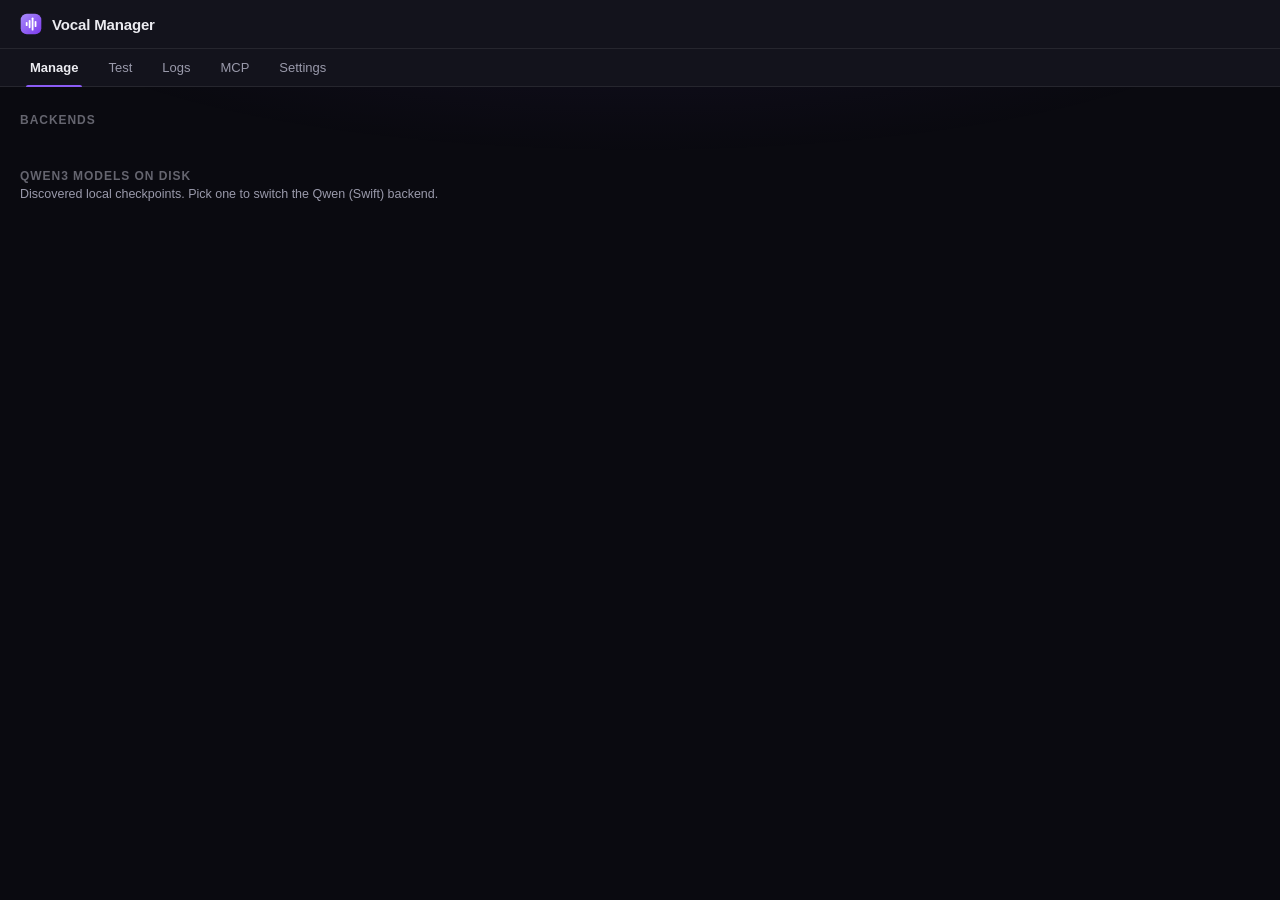
<file: frontend/index.html>
<!DOCTYPE html>
<html lang="en">
<head>
  <meta charset="UTF-8" />
  <meta name="viewport" content="width=device-width, initial-scale=1.0" />
  <title>Vocal Manager</title>
  <link rel="stylesheet" href="styles.css" />
</head>
<body>
  <header class="topbar">
    <div class="brand">
      <svg class="topbar-mark" viewBox="0 0 32 32" aria-hidden="true">
        <defs><linearGradient id="vg" x1="0" y1="0" x2="1" y2="1"><stop offset="0" stop-color="#A78BFA"/><stop offset="1" stop-color="#7C3AED"/></linearGradient></defs>
        <rect x="1" y="1" width="30" height="30" rx="9" fill="url(#vg)"/>
        <g fill="#fff"><rect x="8.4" y="13" width="2.6" height="6" rx="1.3"/><rect x="12.7" y="10" width="2.6" height="12" rx="1.3"/><rect x="17" y="6.5" width="2.6" height="19" rx="1.3"/><rect x="21.3" y="11.5" width="2.6" height="9" rx="1.3"/></g>
      </svg>
      <h1>Vocal Manager</h1>
    </div>
    <span id="config-path" class="config-path"></span>
  </header>

  <nav class="tabs">
    <button class="tab active" data-tab="manage">Manage</button>
    <button class="tab" data-tab="test">Test</button>
    <button class="tab" data-tab="logs">Logs</button>
    <button class="tab" data-tab="mcp">MCP</button>
    <button class="tab" data-tab="settings">Settings</button>
  </nav>

  <main>
    <!-- MANAGE -->
    <section id="tab-manage" class="tab-panel active">
      <h2 class="section-title">Backends</h2>
      <div id="backend-cards" class="cards"></div>

      <h2 class="section-title">Qwen3 models on disk</h2>
      <p class="section-sub">Discovered local checkpoints. Pick one to switch the Qwen (Swift) backend.</p>
      <div id="qwen-models" class="cards"></div>
    </section>

    <!-- TEST -->
    <section id="tab-test" class="tab-panel">
      <div class="test-box">
        <label for="test-text">Text to speak</label>
        <textarea id="test-text" rows="6" placeholder="Type something to test the loaded model..."></textarea>
        <div class="test-controls">
          <div class="field">
            <label for="test-speaker">Speaker</label>
            <input id="test-speaker" type="text" placeholder="Dylan" />
          </div>
          <div class="field">
            <label for="test-language">Language</label>
            <input id="test-language" type="text" placeholder="English" />
          </div>
          <div class="field">
            <label for="test-instruct">Instruct</label>
            <input id="test-instruct" type="text" placeholder="Style / emotion instruction" />
          </div>
          <div class="field">
            <label for="test-temperature">Temperature</label>
            <input id="test-temperature" type="text" placeholder="0.8" />
          </div>
        </div>
        <div class="test-actions">
          <button id="btn-speak" class="primary">Speak</button>
          <span id="test-status" class="status-note"></span>
        </div>
      </div>
      <div class="log-tail">
        <h3>Worker output</h3>
        <pre id="test-log" class="mono"></pre>
      </div>
    </section>

    <!-- LOGS -->
    <section id="tab-logs" class="tab-panel">
      <div class="log-tail full">
        <h3>Full worker log</h3>
        <pre id="full-log" class="mono"></pre>
      </div>
    </section>

    <!-- MCP -->
    <section id="tab-mcp" class="tab-panel">
      <div class="settings-box">
        <h3>Vocal MCP server</h3>
        <p class="section-sub">The <code>vocal_mcp</code> binary exposes Vocal TTS as a tool AI clients (Claude Code, Cursor, …) can call. Install the snippet below into the client config, or write it to this project's <code>.mcp.json</code>.</p>
        <div id="mcp-badges" class="badges"></div>
        <div class="field">
          <label>Client config (<code>.mcp.json</code>)</label>
          <pre id="mcp-config" class="mono"></pre>
        </div>
        <div class="test-actions">
          <button id="btn-mcp-install" class="primary">Write to .mcp.json</button>
          <button id="btn-mcp-copy">Copy config</button>
          <button id="btn-mcp-test">Test server</button>
          <span id="mcp-status" class="status-note"></span>
        </div>
        <div class="log-tail">
          <h3>Test result</h3>
          <pre id="mcp-result" class="mono"></pre>
        </div>
      </div>
    </section>

    <!-- SETTINGS -->
    <section id="tab-settings" class="tab-panel">
      <div class="settings-box">
        <h3>vocal.config</h3>
        <div class="field">
          <label for="set-backend">Backend</label>
          <select id="set-backend">
            <option value="swift">swift (Qwen3-TTS)</option>
            <option value="chatterbox">chatterbox (Python mlx-audio)</option>
            <option value="native_chatterbox">native_chatterbox (Swift Chatterbox)</option>
          </select>
        </div>
        <div class="field">
          <label for="set-model-path">model_path (Qwen3)</label>
          <input id="set-model-path" type="text" />
        </div>
        <div class="field">
          <label for="set-engine-dir">engine_dir</label>
          <input id="set-engine-dir" type="text" />
        </div>
        <div class="field">
          <label for="set-speaker">speaker</label>
          <input id="set-speaker" type="text" />
        </div>
        <div class="field">
          <label for="set-language">language</label>
          <input id="set-language" type="text" />
        </div>
        <div class="field">
          <label for="set-instruct">instruct</label>
          <input id="set-instruct" type="text" />
        </div>
        <div class="field">
          <label for="set-temperature">temperature</label>
          <input id="set-temperature" type="text" />
        </div>
        <div class="field">
          <label for="set-python-bin">python_bin</label>
          <input id="set-python-bin" type="text" />
        </div>
        <div class="field">
          <label for="set-chatterbox-worker">chatterbox_worker</label>
          <input id="set-chatterbox-worker" type="text" />
        </div>
        <div class="field">
          <label for="set-chatterbox-model">chatterbox_model</label>
          <input id="set-chatterbox-model" type="text" />
        </div>
        <div class="field">
          <label for="set-ref-audio">ref_audio</label>
          <input id="set-ref-audio" type="text" />
        </div>
        <div class="field">
          <label for="set-chatterbox-model-path">chatterbox_model_path</label>
          <input id="set-chatterbox-model-path" type="text" />
        </div>
        <div class="settings-actions">
          <button id="btn-save-config" class="primary">Save config</button>
          <span id="settings-status" class="status-note"></span>
        </div>
      </div>
    </section>
  </main>

  <script src="app.js"></script>
</body>
</html>
</file>
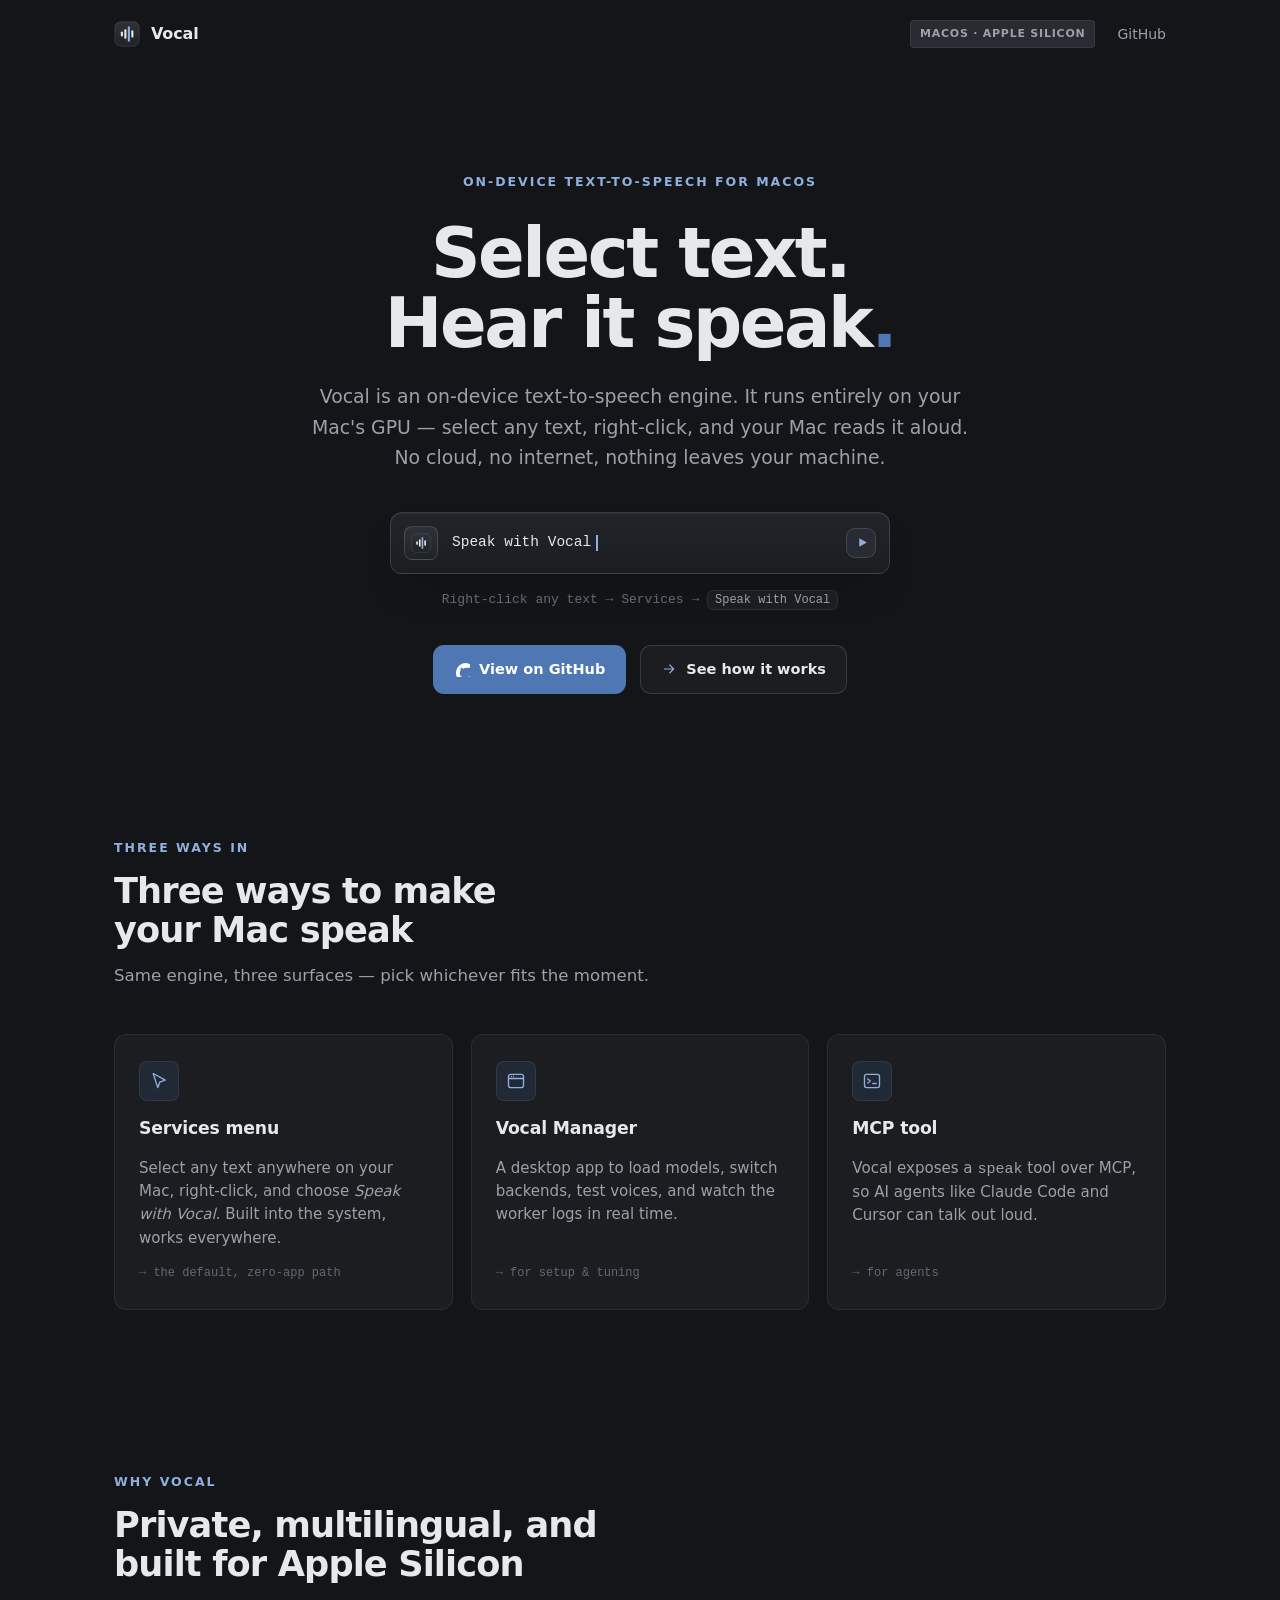
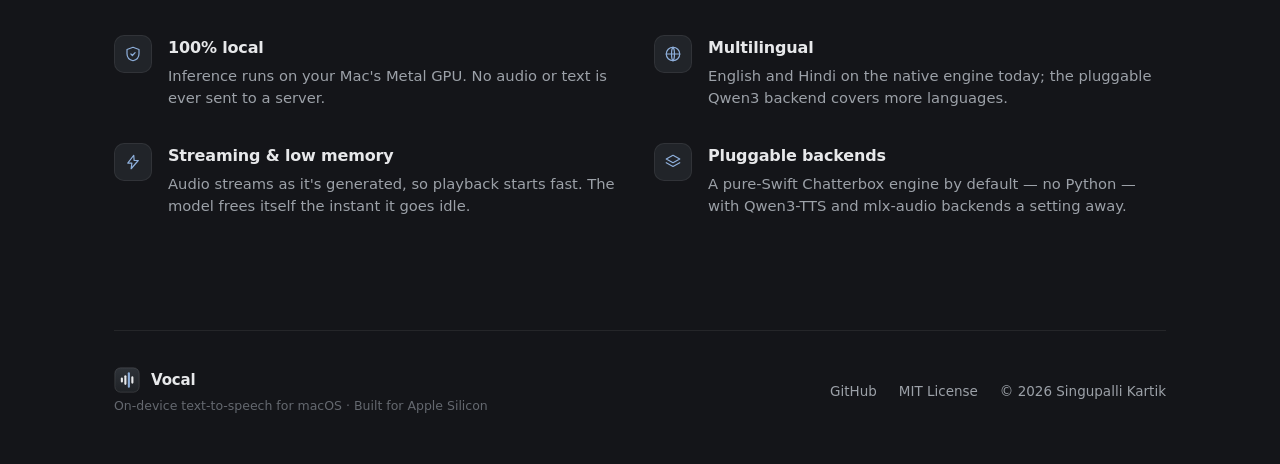
<file: landing/index.html>
<!doctype html>
<html lang="en">
<head>
<meta charset="UTF-8" />
<meta name="viewport" content="width=device-width, initial-scale=1.0" />
<title>Vocal — On-device text-to-speech for macOS</title>
<meta name="description" content="Vocal is an on-device text-to-speech engine for macOS. Select any text, right-click, and your Mac reads it aloud — no cloud, no internet, nothing leaves your machine." />
<style>
  :root {
    /* ground + surfaces — graphite, matches the Vocal Manager */
    --bg:        #141519;
    --surface:   #1B1D21;
    --surface-2: #212429;
    --surface-3: #282B31;
    /* lines */
    --border:    rgba(255,255,255,0.07);
    --border-2:  rgba(255,255,255,0.13);
    /* text */
    --text:      #E7E8EA;
    --muted:     #9CA1A8;
    --muted-2:   #64686F;
    /* brand — restrained steel blue */
    --accent:    #4E77B4;
    --accent-2:  #8FB0DC;
    --accent-d:  #446AA9;
    --accent-soft: rgba(78,119,180,0.14);
    --accent-glow: rgba(78,119,180,0.30);
    /* type */
    --sans: -apple-system, BlinkMacSystemFont, "SF Pro Text", "SF Pro Display", "Segoe UI", system-ui, sans-serif;
    --mono: ui-monospace, "SF Mono", "JetBrains Mono", Menlo, monospace;
    --maxw: 1100px;
  }

  * { box-sizing: border-box; margin: 0; padding: 0; }

  html { scroll-behavior: smooth; }

  body {
    background: var(--bg);
    color: var(--text);
    font-family: var(--sans);
    font-size: 17px;
    line-height: 1.6;
    -webkit-font-smoothing: antialiased;
    text-rendering: optimizeLegibility;
    overflow-x: hidden;
  }

  a { color: inherit; text-decoration: none; }

  .wrap { width: 100%; max-width: var(--maxw); margin: 0 auto; padding: 0 24px; position: relative; z-index: 1; }

  /* ---------- icon sprite ---------- */
  .sprite { position: absolute; width: 0; height: 0; overflow: hidden; }

  .mark { width: 26px; height: 26px; display: block; flex: none; }
  .ic { width: 20px; height: 20px; display: block; flex: none; stroke: var(--accent-2); stroke-width: 1.6; fill: none; stroke-linecap: round; stroke-linejoin: round; }

  /* ---------- top nav ---------- */
  .nav {
    position: relative; z-index: 2;
    display: flex; align-items: center; justify-content: space-between;
    padding: 20px 0;
  }
  .brand { display: flex; align-items: center; gap: 11px; }
  .brand b { font-size: 16px; font-weight: 650; letter-spacing: -0.01em; }
  .nav-right { display: flex; align-items: center; gap: 22px; }
  .nav-link { font-size: 14px; color: var(--muted); transition: color .18s; }
  .nav-link:hover { color: var(--text); }
  .pill-tag {
    font-size: 11px; font-weight: 600; letter-spacing: 0.07em; text-transform: uppercase;
    color: var(--muted);
    padding: 4px 9px; border-radius: 4px;
    background: var(--surface-3); border: 1px solid var(--border);
  }

  /* ---------- hero ---------- */
  .hero { text-align: center; padding: clamp(56px, 11vh, 120px) 0 clamp(40px,7vh,72px); }

  .eyebrow {
    display: inline-block;
    font-size: 12.5px; font-weight: 600; letter-spacing: 0.16em; text-transform: uppercase;
    color: var(--accent-2);
    margin-bottom: 26px;
  }

  h1 {
    font-family: var(--sans);
    font-size: clamp(2.5rem, 6.2vw, 4.3rem);
    font-weight: 700;
    letter-spacing: -0.035em;
    line-height: 1.03;
    text-wrap: balance;
  }
  h1 .dot { color: var(--accent); }

  .sub {
    max-width: 56ch; margin: 22px auto 0;
    font-size: clamp(1.02rem, 1.5vw, 1.18rem);
    color: var(--muted); line-height: 1.6;
  }

  /* command bar — the signature element */
  .cmdbar {
    position: relative;
    max-width: 500px; margin: 40px auto 0;
    display: flex; align-items: center; gap: 14px;
    padding: 13px 13px 13px 13px;
    background: linear-gradient(180deg, var(--surface-2), var(--surface));
    border: 1px solid var(--border-2);
    border-radius: 12px;
    box-shadow:
      0 1px 0 rgba(255,255,255,0.04) inset,
      0 20px 44px -24px rgba(0,0,0,0.55);
    animation: float 6s ease-in-out infinite;
  }
  .cmd-mark {
    width: 34px; height: 34px; border-radius: 8px; flex: none;
    background: linear-gradient(180deg, #2E3238, #1F2226);
    border: 1px solid rgba(255,255,255,0.14);
    display: grid; place-items: center;
  }
  .cmd-mark svg { width: 20px; height: 20px; }
  .cmd-text {
    font-family: var(--mono); font-size: 14.5px; color: var(--text);
    display: inline-flex; align-items: center; gap: 2px;
  }
  .cmd-caret {
    display: inline-block; width: 2px; height: 16px; margin-left: 3px;
    background: var(--accent-2); vertical-align: -3px;
    animation: blink 1.1s steps(1) infinite;
  }
  .cmd-play {
    margin-left: auto; flex: none;
    width: 30px; height: 30px; border-radius: 9px;
    border: 1px solid var(--border-2); background: var(--surface-3);
    display: grid; place-items: center; color: var(--accent-2);
    transition: background .18s, transform .18s;
  }
  .cmd-play:hover { background: var(--accent-soft); transform: translateY(-1px); }
  .cmd-play svg { width: 13px; height: 13px; fill: var(--accent-2); stroke: none; margin-left: 2px; }

  .hero-hint { margin-top: 16px; font-size: 13px; color: var(--muted-2); font-family: var(--mono); }
  .hero-hint kbd {
    font-family: var(--mono); font-size: 12px;
    background: var(--surface); border: 1px solid var(--border);
    border-radius: 6px; padding: 2px 7px; color: var(--muted);
  }

  .cta { margin-top: 34px; display: flex; gap: 14px; justify-content: center; flex-wrap: wrap; }
  .btn {
    display: inline-flex; align-items: center; gap: 9px;
    font-family: var(--sans); font-size: 14.5px; font-weight: 580;
    padding: 12px 20px; border-radius: 11px; cursor: pointer;
    border: 1px solid transparent; transition: transform .16s, background .18s, border-color .18s;
  }
  .btn svg { width: 16px; height: 16px; }
  .btn-primary { background: var(--accent); color: #fff; }
  .btn-primary:hover { background: var(--accent-d); transform: translateY(-1px); }
  .btn-ghost { background: var(--surface); color: var(--text); border-color: var(--border-2); }
  .btn-ghost:hover { border-color: var(--accent); transform: translateY(-1px); }

  /* ---------- section scaffolding ---------- */
  section.block { padding: clamp(56px, 9vh, 96px) 0; position: relative; }
  .s-head { max-width: 62ch; margin-bottom: 44px; }
  .s-label {
    font-size: 12.5px; font-weight: 600; letter-spacing: 0.16em; text-transform: uppercase;
    color: var(--accent-2); margin-bottom: 14px;
  }
  .s-title { font-size: clamp(1.6rem, 3vw, 2.2rem); font-weight: 680; letter-spacing: -0.025em; line-height: 1.1; text-wrap: balance; }
  .s-sub { margin-top: 14px; color: var(--muted); font-size: 1.04rem; }

  /* ---------- three ways in ---------- */
  .ways { display: grid; grid-template-columns: repeat(3, 1fr); gap: 18px; }
  .card {
    background: var(--surface);
    border: 1px solid var(--border);
    border-radius: 12px;
    padding: 26px 24px;
    display: flex; flex-direction: column; gap: 14px;
    transition: border-color .2s, transform .2s, background .2s;
  }
  .card:hover { border-color: var(--border-2); transform: translateY(-3px); background: var(--surface-2); }
  .card .ic-tile {
    width: 40px; height: 40px; border-radius: 8px;
    background: var(--accent-soft); border: 1px solid var(--border);
    display: grid; place-items: center;
  }
  .card .ic-tile .ic { width: 20px; height: 20px; }
  .card h3 { font-size: 1.08rem; font-weight: 620; letter-spacing: -0.01em; }
  .card p { font-size: 0.94rem; color: var(--muted); line-height: 1.55; }
  .card .step { font-family: var(--mono); font-size: 12px; color: var(--muted-2); margin-top: auto; }

  /* ---------- features grid ---------- */
  .feats { display: grid; grid-template-columns: repeat(2, 1fr); gap: 18px 28px; }
  .feat { display: flex; gap: 16px; align-items: flex-start; padding: 8px 0; }
  .feat .ic-tile {
    width: 38px; height: 38px; border-radius: 10px; flex: none;
    background: var(--surface-2); border: 1px solid var(--border);
    display: grid; place-items: center;
  }
  .feat .ic-tile .ic { width: 18px; height: 18px; }
  .feat h4 { font-size: 1rem; font-weight: 620; letter-spacing: -0.01em; margin-bottom: 4px; }
  .feat p { font-size: 0.92rem; color: var(--muted); line-height: 1.5; }

  /* ---------- footer ---------- */
  footer { border-top: 1px solid var(--border); padding: 36px 0 48px; margin-top: 24px; }
  .foot { display: flex; align-items: center; justify-content: space-between; gap: 20px; flex-wrap: wrap; }
  .foot .brand b { font-size: 15px; }
  .foot small { display: block; color: var(--muted-2); font-size: 12.5px; margin-top: 3px; }
  .foot-right { display: flex; align-items: center; gap: 22px; font-size: 13.5px; color: var(--muted); }
  .foot-right a:hover { color: var(--text); }

  /* ---------- load animation ---------- */
  .reveal { opacity: 0; transform: translateY(14px); animation: rise .7s cubic-bezier(.2,.7,.2,1) forwards; }
  .d1 { animation-delay: .05s; } .d2 { animation-delay: .14s; } .d3 { animation-delay: .23s; }
  .d4 { animation-delay: .32s; } .d5 { animation-delay: .41s; }

  @keyframes rise { to { opacity: 1; transform: none; } }
  @keyframes float { 0%,100% { transform: translateY(0); } 50% { transform: translateY(-5px); } }
  @keyframes blink { 0%,49% { opacity: 1; } 50%,100% { opacity: 0; } }

  :focus-visible { outline: 2px solid var(--accent-2); outline-offset: 3px; border-radius: 6px; }

  /* ---------- responsive ---------- */
  @media (max-width: 860px) {
    .ways { grid-template-columns: 1fr; }
    .feats { grid-template-columns: 1fr; }
  }
  @media (prefers-reduced-motion: reduce) {
    *, *::before, *::after { animation: none !important; transition: none !important; }
    .reveal { opacity: 1; transform: none; }
  }
</style>
</head>
<body>

<!-- icon + brand sprite -->
<svg class="sprite" aria-hidden="true">
  <defs>
    <linearGradient id="vg" x1="0" y1="0" x2="0" y2="1">
      <stop offset="0" stop-color="#2E3238"/><stop offset="1" stop-color="#1F2226"/>
    </linearGradient>
    <symbol id="brand" viewBox="0 0 32 32">
      <rect x="1" y="1" width="30" height="30" rx="7" fill="url(#vg)" stroke="rgba(255,255,255,0.14)" stroke-width="1"/>
      <g fill="#E7E8EA">
        <rect x="8.4" y="13" width="2.6" height="6" rx="1.3"/>
        <rect x="12.7" y="10" width="2.6" height="12" rx="1.3"/>
        <rect x="17.0" y="6.5" width="2.6" height="19" rx="1.3" fill="#8FB0DC"/>
        <rect x="21.3" y="11.5" width="2.6" height="9" rx="1.3"/>
      </g>
    </symbol>
    <symbol id="i-pointer" viewBox="0 0 24 24"><path d="M5 3l5.5 17 2.4-6.6L19.5 11z"/></symbol>
    <symbol id="i-window" viewBox="0 0 24 24"><rect x="3" y="4" width="18" height="16" rx="2.5"/><path d="M3 9h18"/><circle cx="6.5" cy="6.5" r="0.6" fill="currentColor" stroke="none"/><circle cx="9" cy="6.5" r="0.6" fill="currentColor" stroke="none"/></symbol>
    <symbol id="i-terminal" viewBox="0 0 24 24"><rect x="3" y="4" width="18" height="16" rx="2.5"/><path d="M7 9.5l3 2.5-3 2.5M13 15h4"/></symbol>
    <symbol id="i-shield" viewBox="0 0 24 24"><path d="M12 3l8 3v5.5c0 4.6-3.4 8.3-8 9.5-4.6-1.2-8-4.9-8-9.5V6z"/><path d="M9.2 12l2 2 3.6-3.8"/></symbol>
    <symbol id="i-globe" viewBox="0 0 24 24"><circle cx="12" cy="12" r="9"/><path d="M3 12h18"/><path d="M12 3c2.6 2.6 2.6 15.4 0 18M12 3c-2.6 2.6-2.6 15.4 0 18"/></symbol>
    <symbol id="i-bolt" viewBox="0 0 24 24"><path d="M13 3L5 13.5h5.5L9.5 21 19 10h-5.5z"/></symbol>
    <symbol id="i-layers" viewBox="0 0 24 24"><path d="M12 3l9 5-9 5-9-5z"/><path d="M3 13l9 5 9-5"/></symbol>
    <symbol id="i-play" viewBox="0 0 24 24"><path d="M6 4l14 8-14 8z"/></symbol>
    <symbol id="i-arrow" viewBox="0 0 24 24"><path d="M5 12h14M13 6l6 6-6 6"/></symbol>
  </defs>
</svg>

<div class="wrap">

  <!-- nav -->
  <nav class="nav">
    <a class="brand" href="#top" aria-label="Vocal home">
      <svg class="mark"><use href="#brand"/></svg>
      <b>Vocal</b>
    </a>
    <div class="nav-right">
      <span class="pill-tag">macOS · Apple Silicon</span>
      <a class="nav-link" href="https://github.com/skartik-sk/vocal" target="_blank" rel="noopener">GitHub</a>
    </div>
  </nav>

  <!-- hero -->
  <header class="hero" id="top">
    <span class="eyebrow reveal d1">On-device text-to-speech for macOS</span>
    <h1 class="reveal d2">Select text.<br/>Hear it speak<span class="dot">.</span></h1>
    <p class="sub reveal d3">
      Vocal is an on-device text-to-speech engine. It runs entirely on your Mac's
      GPU — select any text, right-click, and your Mac reads it aloud. No cloud,
      no internet, nothing leaves your machine.
    </p>

    <!-- signature command bar -->
    <div class="cmdbar reveal d4" role="img" aria-label="Speak with Vocal">
      <span class="cmd-mark"><svg><use href="#brand"/></svg></span>
      <span class="cmd-text">Speak with Vocal<span class="cmd-caret"></span></span>
      <span class="cmd-play" title="Play"><svg><use href="#i-play"/></svg></span>
    </div>
    <p class="hero-hint reveal d4">Right-click any text → Services → <kbd>Speak with Vocal</kbd></p>

    <div class="cta reveal d5">
      <a class="btn btn-primary" href="https://github.com/skartik-sk/vocal" target="_blank" rel="noopener">
        <svg class="ic" style="stroke:none;fill:#fff"><path d="M12 2A10 10 0 0 0 8.84 21.5c.5.08.66-.22.66-.48v-1.7c-2.67.58-3.24-1.28-3.24-1.28-.43-1.1-1.06-1.4-1.06-1.4-.86-.6.07-.58.07-.58.96.07 1.46.98 1.46.98.85 1.46 2.22 1.04 2.76.8.08-.62.33-1.04.6-1.28-2.13-.24-4.37-1.06-4.37-4.74 0-1.05.37-1.9.98-2.57-.1-.24-.43-1.22.1-2.54 0 0 .8-.26 2.63.98A9.1 9.1 0 0 1 12 6.8c.81 0 1.63.11 2.4.32 1.83-1.24 2.62-.98 2.62-.98.52 1.32.2 2.3.1 2.54.6.67.97 1.52.97 2.57 0 3.69-2.24 4.5-4.38 4.73.34.3.64.88.64 1.78v2.64c0 .26.16.57.66.48A10 10 0 0 0 12 2z"/></svg>
        View on GitHub
      </a>
      <a class="btn btn-ghost" href="#ways">
        <svg class="ic"><use href="#i-arrow"/></svg>
        See how it works
      </a>
    </div>
  </header>

  <!-- three ways in -->
  <section class="block" id="ways">
    <div class="s-head">
      <div class="s-label">Three ways in</div>
      <h2 class="s-title">Three ways to make your Mac speak</h2>
      <p class="s-sub">Same engine, three surfaces — pick whichever fits the moment.</p>
    </div>
    <div class="ways">
      <div class="card">
        <span class="ic-tile"><svg class="ic"><use href="#i-pointer"/></svg></span>
        <h3>Services menu</h3>
        <p>Select any text anywhere on your Mac, right-click, and choose <em>Speak with Vocal</em>. Built into the system, works everywhere.</p>
        <span class="step">→ the default, zero-app path</span>
      </div>
      <div class="card">
        <span class="ic-tile"><svg class="ic"><use href="#i-window"/></svg></span>
        <h3>Vocal Manager</h3>
        <p>A desktop app to load models, switch backends, test voices, and watch the worker logs in real time.</p>
        <span class="step">→ for setup &amp; tuning</span>
      </div>
      <div class="card">
        <span class="ic-tile"><svg class="ic"><use href="#i-terminal"/></svg></span>
        <h3>MCP tool</h3>
        <p>Vocal exposes a <code>speak</code> tool over MCP, so AI agents like Claude Code and Cursor can talk out loud.</p>
        <span class="step">→ for agents</span>
      </div>
    </div>
  </section>

  <!-- features -->
  <section class="block">
    <div class="s-head">
      <div class="s-label">Why Vocal</div>
      <h2 class="s-title">Private, multilingual, and built for Apple Silicon</h2>
    </div>
    <div class="feats">
      <div class="feat">
        <span class="ic-tile"><svg class="ic"><use href="#i-shield"/></svg></span>
        <div>
          <h4>100% local</h4>
          <p>Inference runs on your Mac's Metal GPU. No audio or text is ever sent to a server.</p>
        </div>
      </div>
      <div class="feat">
        <span class="ic-tile"><svg class="ic"><use href="#i-globe"/></svg></span>
        <div>
          <h4>Multilingual</h4>
          <p>English and Hindi on the native engine today; the pluggable Qwen3 backend covers more languages.</p>
        </div>
      </div>
      <div class="feat">
        <span class="ic-tile"><svg class="ic"><use href="#i-bolt"/></svg></span>
        <div>
          <h4>Streaming &amp; low memory</h4>
          <p>Audio streams as it's generated, so playback starts fast. The model frees itself the instant it goes idle.</p>
        </div>
      </div>
      <div class="feat">
        <span class="ic-tile"><svg class="ic"><use href="#i-layers"/></svg></span>
        <div>
          <h4>Pluggable backends</h4>
          <p>A pure-Swift Chatterbox engine by default — no Python — with Qwen3-TTS and mlx-audio backends a setting away.</p>
        </div>
      </div>
    </div>
  </section>

  <!-- footer -->
  <footer>
    <div class="foot">
      <div>
        <a class="brand" href="#top"><svg class="mark"><use href="#brand"/></svg> <b>Vocal</b></a>
        <small>On-device text-to-speech for macOS · Built for Apple Silicon</small>
      </div>
      <div class="foot-right">
        <a href="https://github.com/skartik-sk/vocal" target="_blank" rel="noopener">GitHub</a>
        <a href="https://github.com/skartik-sk/vocal/blob/main/LICENSE" target="_blank" rel="noopener">MIT License</a>
        <span>&copy; 2026 Singupalli Kartik</span>
      </div>
    </div>
  </footer>

</div>
</body>
</html>
</file>
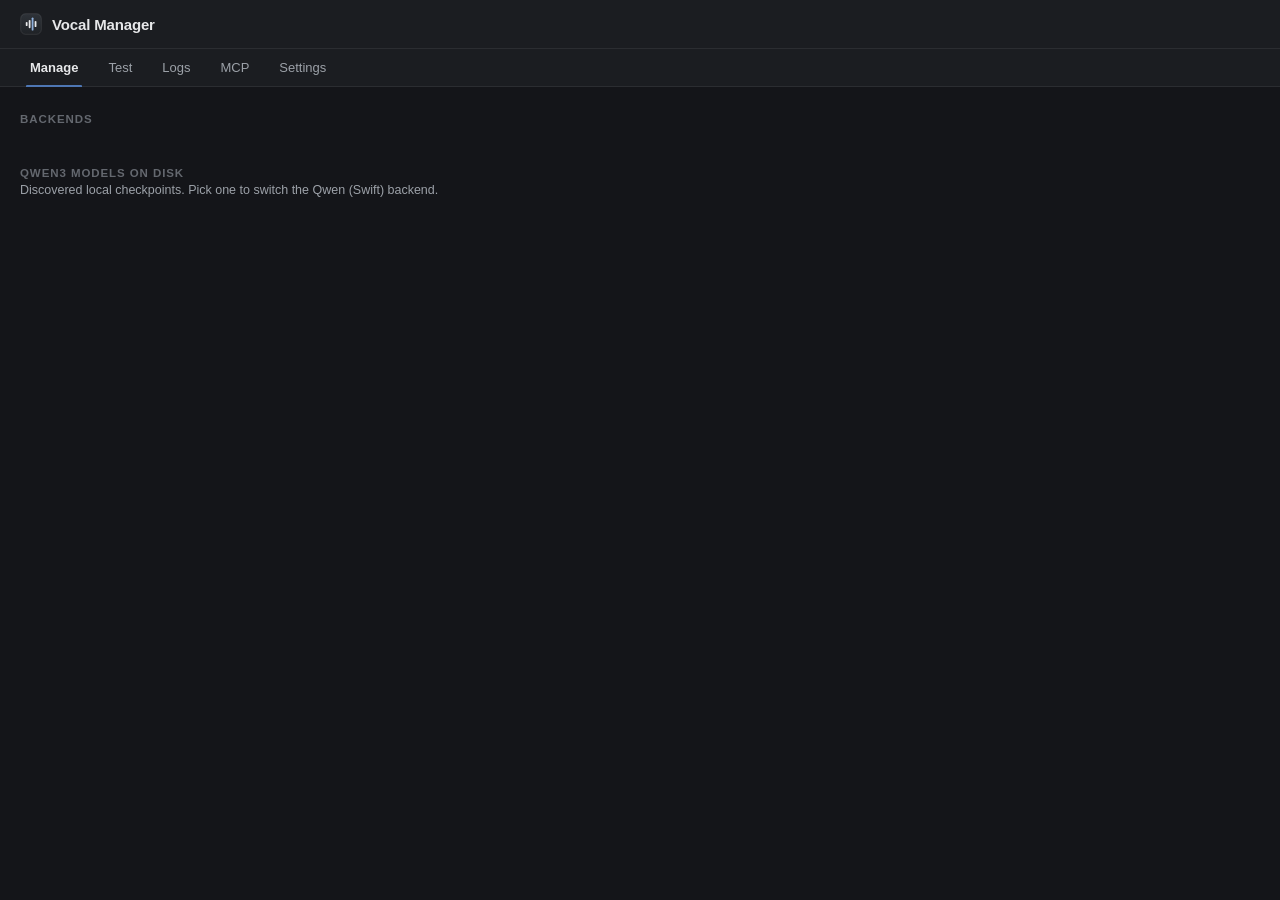
<file: src-tauri/frontend/index.html>
<!DOCTYPE html>
<html lang="en">
<head>
  <meta charset="UTF-8" />
  <meta name="viewport" content="width=device-width, initial-scale=1.0" />
  <title>Vocal Manager</title>
  <link rel="stylesheet" href="styles.css" />
</head>
<body>
  <header class="topbar">
    <div class="brand">
      <svg class="topbar-mark" viewBox="0 0 32 32" aria-hidden="true">
        <defs><linearGradient id="vg" x1="0" y1="0" x2="0" y2="1"><stop offset="0" stop-color="#2E3238"/><stop offset="1" stop-color="#1F2226"/></linearGradient></defs>
        <rect x="1" y="1" width="30" height="30" rx="7" fill="url(#vg)" stroke="rgba(255,255,255,0.14)" stroke-width="1"/>
        <g fill="#E7E8EA"><rect x="8.4" y="13" width="2.6" height="6" rx="1.3"/><rect x="12.7" y="10" width="2.6" height="12" rx="1.3"/><rect x="17" y="6.5" width="2.6" height="19" rx="1.3" fill="#8FB0DC"/><rect x="21.3" y="11.5" width="2.6" height="9" rx="1.3"/></g>
      </svg>
      <h1>Vocal Manager</h1>
    </div>
    <span id="config-path" class="config-path"></span>
  </header>

  <nav class="tabs">
    <button class="tab active" data-tab="manage">Manage</button>
    <button class="tab" data-tab="test">Test</button>
    <button class="tab" data-tab="logs">Logs</button>
    <button class="tab" data-tab="mcp">MCP</button>
    <button class="tab" data-tab="settings">Settings</button>
  </nav>

  <main>
    <!-- MANAGE -->
    <section id="tab-manage" class="tab-panel active">
      <h2 class="section-title">Backends</h2>
      <div id="backend-cards" class="cards"></div>

      <h2 class="section-title">Qwen3 models on disk</h2>
      <p class="section-sub">Discovered local checkpoints. Pick one to switch the Qwen (Swift) backend.</p>
      <div id="qwen-models" class="cards"></div>
    </section>

    <!-- TEST -->
    <section id="tab-test" class="tab-panel">
      <div class="test-box">
        <label for="test-text">Text to speak</label>
        <textarea id="test-text" rows="6" placeholder="Type something to test the loaded model..."></textarea>
        <div class="test-controls">
          <div class="field">
            <label for="test-speaker">Speaker</label>
            <input id="test-speaker" type="text" placeholder="Dylan" />
          </div>
          <div class="field">
            <label for="test-language">Language</label>
            <input id="test-language" type="text" placeholder="English" />
          </div>
          <div class="field">
            <label for="test-instruct">Instruct</label>
            <input id="test-instruct" type="text" placeholder="Style / emotion instruction" />
          </div>
          <div class="field">
            <label for="test-temperature">Temperature</label>
            <input id="test-temperature" type="text" placeholder="0.8" />
          </div>
        </div>
        <div class="test-actions">
          <button id="btn-speak" class="primary">Speak</button>
          <span id="test-status" class="status-note"></span>
        </div>
      </div>
      <div class="log-tail">
        <h3>Worker output</h3>
        <pre id="test-log" class="mono"></pre>
      </div>
    </section>

    <!-- LOGS -->
    <section id="tab-logs" class="tab-panel">
      <div class="log-tail full">
        <h3>Full worker log</h3>
        <pre id="full-log" class="mono"></pre>
      </div>
    </section>

    <!-- MCP -->
    <section id="tab-mcp" class="tab-panel">
      <div class="settings-box">
        <h3>Vocal MCP server</h3>
        <p class="section-sub">The <code>vocal_mcp</code> binary exposes Vocal TTS as a tool AI clients (Claude Code, Cursor, …) can call. Install the snippet below into the client config, or write it to this project's <code>.mcp.json</code>.</p>
        <div id="mcp-badges" class="badges"></div>
        <div class="field">
          <label>All projects — Claude Code (user scope → <code>~/.claude.json</code>)</label>
          <pre id="mcp-user-cmd" class="mono"></pre>
        </div>
        <div class="field">
          <label>All projects — Cursor (<code>~/.cursor/mcp.json</code>)</label>
          <pre id="mcp-cursor-json" class="mono"></pre>
        </div>
        <div class="field">
          <label>This project only (<code>.mcp.json</code> at the repo root)</label>
          <pre id="mcp-config" class="mono"></pre>
        </div>
        <div class="test-actions">
          <button id="btn-mcp-install" class="primary">Write to .mcp.json</button>
          <button id="btn-mcp-copy">Copy config</button>
          <button id="btn-mcp-copy-user">Copy Claude Code command</button>
          <button id="btn-mcp-test">Test server</button>
          <span id="mcp-status" class="status-note"></span>
        </div>
        <div class="log-tail">
          <h3>Test result</h3>
          <pre id="mcp-result" class="mono"></pre>
        </div>
      </div>
    </section>

    <!-- SETTINGS -->
    <section id="tab-settings" class="tab-panel">
      <div class="settings-box">
        <h3>vocal.config</h3>
        <div class="field">
          <label for="set-backend">Backend</label>
          <select id="set-backend">
            <option value="swift">swift (Qwen3-TTS)</option>
            <option value="chatterbox">chatterbox (Python mlx-audio)</option>
            <option value="native_chatterbox">native_chatterbox (Swift Chatterbox)</option>
          </select>
        </div>
        <div class="field">
          <label for="set-model-path">model_path (Qwen3)</label>
          <input id="set-model-path" type="text" />
        </div>
        <div class="field">
          <label for="set-engine-dir">engine_dir</label>
          <input id="set-engine-dir" type="text" />
        </div>
        <div class="field">
          <label for="set-speaker">speaker</label>
          <input id="set-speaker" type="text" />
        </div>
        <div class="field">
          <label for="set-language">language</label>
          <input id="set-language" type="text" />
        </div>
        <div class="field">
          <label for="set-instruct">instruct</label>
          <input id="set-instruct" type="text" />
        </div>
        <div class="field">
          <label for="set-temperature">temperature</label>
          <input id="set-temperature" type="text" />
        </div>
        <div class="field">
          <label for="set-python-bin">python_bin</label>
          <input id="set-python-bin" type="text" />
        </div>
        <div class="field">
          <label for="set-chatterbox-worker">chatterbox_worker</label>
          <input id="set-chatterbox-worker" type="text" />
        </div>
        <div class="field">
          <label for="set-chatterbox-model">chatterbox_model</label>
          <input id="set-chatterbox-model" type="text" />
        </div>
        <div class="field">
          <label for="set-ref-audio">ref_audio</label>
          <input id="set-ref-audio" type="text" />
        </div>
        <div class="field">
          <label for="set-chatterbox-model-path">chatterbox_model_path</label>
          <input id="set-chatterbox-model-path" type="text" />
        </div>
        <div class="settings-actions">
          <button id="btn-save-config" class="primary">Save config</button>
          <span id="settings-status" class="status-note"></span>
        </div>
      </div>
    </section>
  </main>

  <script src="app.js"></script>
</body>
</html>
</file>
<file: frontend/styles.css>
/* Vocal Manager — violet/dark brand (shared with landing/) */
:root {
  --bg: #0A0A10;
  --panel: #13131C;
  --panel-2: #1A1A24;
  --panel-3: #21212D;
  --border: rgba(255,255,255,0.08);
  --border-2: rgba(255,255,255,0.14);
  --text: #ECECF1;
  --muted: #9A9AAB;
  --muted-2: #65656F;
  --accent: #8B5CF6;
  --accent-2: #A78BFA;
  --accent-hover: #7C4FE0;
  --accent-soft: rgba(139,92,246,0.16);
  --accent-glow: rgba(139,92,246,0.40);
  --ok: #34D399;
  --warn: #FBBF24;
  --err: #F87171;
  --mono: ui-monospace, "SF Mono", Menlo, monospace;
  --sans: -apple-system, BlinkMacSystemFont, "SF Pro Text", "Segoe UI", sans-serif;
}

* { box-sizing: border-box; margin: 0; padding: 0; }

body {
  background: var(--bg);
  color: var(--text);
  font-family: var(--sans);
  font-size: 14px;
  height: 100vh;
  display: flex;
  flex-direction: column;
  overflow: hidden;
  -webkit-font-smoothing: antialiased;
}

/* faint accent glow at the very top of the window */
body::before {
  content: "";
  position: fixed;
  top: 0; left: 0; right: 0; height: 220px;
  background: radial-gradient(70% 100% at 50% 0%, var(--accent-glow) 0%, transparent 70%);
  opacity: 0.18;
  pointer-events: none;
  z-index: 0;
}

/* ---- topbar ---- */
.topbar {
  position: relative; z-index: 1;
  display: flex;
  align-items: center;
  gap: 14px;
  padding: 13px 20px;
  border-bottom: 1px solid var(--border);
  background: var(--panel);
}

.brand { display: flex; align-items: center; gap: 10px; }

.topbar-mark { width: 22px; height: 22px; flex: none; }

.topbar h1 { font-size: 15px; font-weight: 620; letter-spacing: -0.01em; }

.config-path {
  margin-left: auto;
  color: var(--muted-2);
  font-family: var(--mono);
  font-size: 11px;
  white-space: nowrap;
  overflow: hidden;
  text-overflow: ellipsis;
  max-width: 55%;
}

/* ---- tabs ---- */
.tabs {
  position: relative; z-index: 1;
  display: flex;
  gap: 2px;
  padding: 0 16px;
  border-bottom: 1px solid var(--border);
  background: var(--panel);
}

.tab {
  position: relative;
  background: transparent;
  border: none;
  color: var(--muted);
  padding: 11px 14px;
  font-size: 13px;
  font-weight: 500;
  cursor: pointer;
  transition: color 0.15s;
}

.tab:hover { color: var(--text); }

.tab.active { color: var(--text); font-weight: 600; }
.tab.active::after {
  content: "";
  position: absolute;
  left: 10px; right: 10px; bottom: -1px;
  height: 2px;
  background: var(--accent);
  border-radius: 2px 2px 0 0;
}

main { position: relative; z-index: 1; flex: 1; overflow-y: auto; padding: 22px 20px 28px; }

.tab-panel { display: none; }
.tab-panel.active { display: block; animation: fade 0.18s ease; }

/* ---- section headings ---- */
.cards { display: grid; grid-template-columns: repeat(auto-fit, minmax(290px, 1fr)); gap: 14px; }

.section-title {
  font-size: 12px; color: var(--muted-2);
  text-transform: uppercase; letter-spacing: 0.08em; font-weight: 600;
  margin: 4px 0 12px;
}
.section-title:not(:first-child) { margin-top: 30px; }

.section-sub { font-size: 12.5px; color: var(--muted); margin: -8px 0 12px; max-width: 70ch; }

/* ---- cards ---- */
.card {
  background: var(--panel);
  border: 1px solid var(--border);
  border-radius: 14px;
  padding: 16px;
  display: flex;
  flex-direction: column;
  gap: 10px;
  transition: border-color 0.18s, background 0.18s;
}

.card:hover { border-color: var(--border-2); }

.card.active {
  border-color: var(--accent);
  background: linear-gradient(180deg, rgba(139,92,246,0.06), transparent 60%), var(--panel);
  box-shadow: 0 0 0 1px var(--accent) inset, 0 12px 40px -24px var(--accent-glow);
}

.card-head { display: flex; justify-content: space-between; align-items: center; gap: 8px; }

.card-title { font-weight: 610; font-size: 14.5px; letter-spacing: -0.01em; }

.badge {
  font-size: 11px;
  font-weight: 550;
  padding: 3px 9px;
  border-radius: 999px;
  background: var(--panel-3);
  color: var(--muted);
  border: 1px solid var(--border);
  white-space: nowrap;
}

.badge.active-badge { background: var(--accent-soft); color: var(--accent-2); border-color: rgba(139,92,246,0.4); }
.badge.ok { background: rgba(52,211,153,0.12); color: var(--ok); border-color: rgba(52,211,153,0.35); }
.badge.err { background: rgba(248,113,113,0.12); color: var(--err); border-color: rgba(248,113,113,0.35); }

.row { display: flex; justify-content: space-between; gap: 10px; font-size: 12.5px; }

.row .k { color: var(--muted); flex-shrink: 0; }

.row .v { font-family: var(--mono); font-size: 11.5px; color: var(--text); word-break: break-all; text-align: right; }

.row .v.ok { color: var(--ok); }
.row .v.err { color: var(--err); }

.card-actions { display: flex; gap: 8px; margin-top: 6px; }

/* ---- buttons ---- */
button {
  font-family: var(--sans);
  font-size: 12.5px;
  font-weight: 500;
  padding: 7px 14px;
  border-radius: 9px;
  border: 1px solid var(--border-2);
  background: var(--panel-2);
  color: var(--text);
  cursor: pointer;
  transition: background 0.15s, border-color 0.15s, transform 0.1s;
}

button:hover { border-color: var(--accent); }
button:active { transform: translateY(1px); }

button.primary {
  background: var(--accent);
  border-color: var(--accent);
  color: #fff;
  font-weight: 600;
  box-shadow: 0 8px 22px -12px var(--accent-glow);
}
button.primary:hover { background: var(--accent-hover); border-color: var(--accent-hover); }
button.primary:disabled { opacity: 0.45; cursor: not-allowed; box-shadow: none; }

/* ---- test / settings boxes ---- */
.test-box, .settings-box {
  background: var(--panel);
  border: 1px solid var(--border);
  border-radius: 14px;
  padding: 16px;
  display: flex;
  flex-direction: column;
  gap: 12px;
}

.settings-box { max-width: 740px; }
.settings-box h3 { font-size: 13px; font-weight: 610; }

label { font-size: 11.5px; color: var(--muted); margin-bottom: 5px; display: block; font-weight: 500; }

textarea, input, select {
  width: 100%;
  background: var(--bg);
  border: 1px solid var(--border);
  border-radius: 9px;
  color: var(--text);
  padding: 9px 11px;
  font-family: var(--sans);
  font-size: 13px;
  resize: vertical;
  transition: border-color 0.15s, box-shadow 0.15s;
}

textarea:focus, input:focus, select:focus {
  outline: none;
  border-color: var(--accent);
  box-shadow: 0 0 0 3px var(--accent-soft);
}

.test-controls { display: grid; grid-template-columns: repeat(auto-fit, minmax(170px, 1fr)); gap: 12px; }

.test-actions, .settings-actions { display: flex; align-items: center; gap: 12px; flex-wrap: wrap; }

.status-note { font-size: 12.5px; color: var(--muted); }
.status-note.ok { color: var(--ok); }
.status-note.err { color: var(--err); }
.status-note.warn { color: var(--warn); }

/* ---- logs ---- */
.log-tail {
  background: var(--panel);
  border: 1px solid var(--border);
  border-radius: 14px;
  padding: 12px 14px;
  margin-top: 14px;
}

.log-tail h3 { font-size: 11px; color: var(--muted-2); text-transform: uppercase; letter-spacing: 0.08em; margin-bottom: 8px; font-weight: 600; }

.log-tail.full { margin-top: 0; height: 100%; display: flex; flex-direction: column; }

.mono {
  font-family: var(--mono);
  font-size: 11.5px;
  line-height: 1.55;
  color: var(--muted);
  background: var(--bg);
  border: 1px solid var(--border);
  border-radius: 9px;
  padding: 10px 12px;
  white-space: pre-wrap;
  word-break: break-word;
  max-height: 320px;
  overflow-y: auto;
}

.log-tail.full .mono { flex: 1; max-height: none; }

code { font-family: var(--mono); font-size: 0.92em; background: var(--panel-3); padding: 1px 5px; border-radius: 5px; color: var(--accent-2); }

.badges { display: flex; gap: 8px; flex-wrap: wrap; }

/* ---- scrollbars ---- */
*::-webkit-scrollbar { width: 10px; height: 10px; }
*::-webkit-scrollbar-thumb { background: var(--panel-3); border-radius: 8px; border: 2px solid transparent; background-clip: padding-box; }
*::-webkit-scrollbar-thumb:hover { background: var(--border-2); background-clip: padding-box; }
*::-webkit-scrollbar-track { background: transparent; }

@keyframes fade { from { opacity: 0; transform: translateY(4px); } to { opacity: 1; transform: none; } }

@media (prefers-reduced-motion: reduce) {
  *, *::before, *::after { animation: none !important; transition: none !important; }
}
</file>
<file: src-tauri/frontend/styles.css>
/* Vocal Manager — classic professional graphite/steel brand (shared with landing/) */
:root {
  --bg: #141519;
  --panel: #1B1D21;
  --panel-2: #212429;
  --panel-3: #282B31;
  --border: rgba(255,255,255,0.07);
  --border-2: rgba(255,255,255,0.13);
  --text: #E7E8EA;
  --muted: #9CA1A8;
  --muted-2: #64686F;
  --accent: #4E77B4;
  --accent-2: #8FB0DC;
  --accent-hover: #446AA9;
  --accent-soft: rgba(78,119,180,0.14);
  --accent-glow: rgba(78,119,180,0.30);
  --ok: #56A671;
  --warn: #C9A23F;
  --err: #C75E5E;
  --mono: ui-monospace, "SF Mono", Menlo, monospace;
  --sans: -apple-system, BlinkMacSystemFont, "SF Pro Text", "Segoe UI", sans-serif;
}

* { box-sizing: border-box; margin: 0; padding: 0; }

body {
  background: var(--bg);
  color: var(--text);
  font-family: var(--sans);
  font-size: 14px;
  height: 100vh;
  display: flex;
  flex-direction: column;
  overflow: hidden;
  -webkit-font-smoothing: antialiased;
}

/* ---- topbar ---- */
.topbar {
  position: relative; z-index: 1;
  display: flex;
  align-items: center;
  gap: 14px;
  padding: 13px 20px;
  border-bottom: 1px solid var(--border);
  background: var(--panel);
}

.brand { display: flex; align-items: center; gap: 10px; }

.topbar-mark { width: 22px; height: 22px; flex: none; }

.topbar h1 { font-size: 15px; font-weight: 600; letter-spacing: -0.01em; }

.config-path {
  margin-left: auto;
  color: var(--muted-2);
  font-family: var(--mono);
  font-size: 11px;
  white-space: nowrap;
  overflow: hidden;
  text-overflow: ellipsis;
  max-width: 55%;
}

/* ---- tabs ---- */
.tabs {
  position: relative; z-index: 1;
  display: flex;
  gap: 2px;
  padding: 0 16px;
  border-bottom: 1px solid var(--border);
  background: var(--panel);
}

.tab {
  position: relative;
  background: transparent;
  border: none;
  color: var(--muted);
  padding: 11px 14px;
  font-size: 13px;
  font-weight: 500;
  cursor: pointer;
  transition: color 0.15s;
}

.tab:hover { color: var(--text); }
.tab:hover { background: transparent; }

.tab.active { color: var(--text); font-weight: 600; }
.tab.active::after {
  content: "";
  position: absolute;
  left: 10px; right: 10px; bottom: -1px;
  height: 2px;
  background: var(--accent);
  border-radius: 1px 1px 0 0;
}

main { position: relative; z-index: 1; flex: 1; overflow-y: auto; padding: 22px 20px 28px; }

.tab-panel { display: none; }
.tab-panel.active { display: block; animation: fade 0.18s ease; }

/* ---- section headings ---- */
.cards { display: grid; grid-template-columns: repeat(auto-fit, minmax(290px, 1fr)); gap: 14px; }

.section-title {
  font-size: 11.5px; color: var(--muted-2);
  text-transform: uppercase; letter-spacing: 0.08em; font-weight: 600;
  margin: 4px 0 12px;
}
.section-title:not(:first-child) { margin-top: 30px; }

.section-sub { font-size: 12.5px; color: var(--muted); margin: -8px 0 12px; max-width: 70ch; }

/* ---- cards ---- */
.card {
  background: var(--panel);
  border: 1px solid var(--border);
  border-radius: 10px;
  padding: 16px;
  display: flex;
  flex-direction: column;
  gap: 10px;
  transition: border-color 0.18s, background 0.18s;
}

.card:hover { border-color: var(--border-2); }

.card.active {
  border-color: rgba(78,119,180,0.55);
  background: linear-gradient(180deg, rgba(78,119,180,0.05), transparent 55%), var(--panel);
  box-shadow: 0 0 0 1px rgba(78,119,180,0.35) inset;
}

.card-head { display: flex; justify-content: space-between; align-items: center; gap: 8px; }

.card-title { font-weight: 600; font-size: 14px; letter-spacing: -0.01em; }

/* Status badges: quiet, rectangular, small-caps — no pills. */
.badge {
  font-size: 10px;
  font-weight: 600;
  letter-spacing: 0.07em;
  text-transform: uppercase;
  padding: 2.5px 7px;
  border-radius: 4px;
  background: var(--panel-3);
  color: var(--muted);
  border: 1px solid var(--border);
  white-space: nowrap;
}

.badge.active-badge { background: rgba(86,166,113,0.12); color: #7CC49A; border-color: rgba(86,166,113,0.30); }
.badge.ok { background: rgba(86,166,113,0.12); color: var(--ok); border-color: rgba(86,166,113,0.30); }
.badge.err { background: rgba(199,94,94,0.12); color: var(--err); border-color: rgba(199,94,94,0.30); }
.badge.warn { background: rgba(201,162,63,0.12); color: var(--warn); border-color: rgba(201,162,63,0.30); }

.row { display: flex; justify-content: space-between; gap: 10px; font-size: 12.5px; }

.row .k { color: var(--muted); flex-shrink: 0; }

.row .v { font-family: var(--mono); font-size: 11.5px; color: var(--text); word-break: break-all; text-align: right; }

.row .v.ok { color: var(--ok); }
.row .v.err { color: var(--err); }
.row .v.warn { color: var(--warn); }

.card-actions { display: flex; gap: 8px; margin-top: 6px; }

/* ---- buttons ---- */
button {
  font-family: var(--sans);
  font-size: 12.5px;
  font-weight: 500;
  padding: 7px 14px;
  border-radius: 6px;
  border: 1px solid var(--border-2);
  background: var(--panel-2);
  color: var(--text);
  cursor: pointer;
  transition: background 0.15s, border-color 0.15s, transform 0.1s;
}

button:hover { border-color: rgba(255,255,255,0.22); background: var(--panel-3); }
button:active { transform: translateY(1px); }

button.primary {
  background: var(--accent);
  border-color: var(--accent);
  color: #fff;
  font-weight: 600;
}
button.primary:hover { background: var(--accent-hover); border-color: var(--accent-hover); }
button.primary:disabled { opacity: 0.45; cursor: not-allowed; }

/* ---- test / settings boxes ---- */
.test-box, .settings-box {
  background: var(--panel);
  border: 1px solid var(--border);
  border-radius: 10px;
  padding: 16px;
  display: flex;
  flex-direction: column;
  gap: 12px;
}

.settings-box { max-width: 740px; }
.settings-box h3 { font-size: 13px; font-weight: 600; }

label { font-size: 11.5px; color: var(--muted); margin-bottom: 5px; display: block; font-weight: 500; }

textarea, input, select {
  width: 100%;
  background: var(--bg);
  border: 1px solid var(--border);
  border-radius: 6px;
  color: var(--text);
  padding: 9px 11px;
  font-family: var(--sans);
  font-size: 13px;
  resize: vertical;
  transition: border-color 0.15s, box-shadow 0.15s;
}

textarea:focus, input:focus, select:focus {
  outline: none;
  border-color: rgba(78,119,180,0.65);
  box-shadow: 0 0 0 3px var(--accent-soft);
}

.test-controls { display: grid; grid-template-columns: repeat(auto-fit, minmax(170px, 1fr)); gap: 12px; }

.test-actions, .settings-actions { display: flex; align-items: center; gap: 12px; flex-wrap: wrap; }

.status-note { font-size: 12.5px; color: var(--muted); }
.status-note.ok { color: var(--ok); }
.status-note.err { color: var(--err); }
.status-note.warn { color: var(--warn); }

/* ---- logs ---- */
.log-tail {
  background: var(--panel);
  border: 1px solid var(--border);
  border-radius: 10px;
  padding: 12px 14px;
  margin-top: 14px;
}

.log-tail h3 { font-size: 11px; color: var(--muted-2); text-transform: uppercase; letter-spacing: 0.08em; margin-bottom: 8px; font-weight: 600; }

.log-tail.full { margin-top: 0; height: 100%; display: flex; flex-direction: column; }

.mono {
  font-family: var(--mono);
  font-size: 11.5px;
  line-height: 1.55;
  color: var(--muted);
  background: var(--bg);
  border: 1px solid var(--border);
  border-radius: 6px;
  padding: 10px 12px;
  white-space: pre-wrap;
  word-break: break-word;
  max-height: 320px;
  overflow-y: auto;
}

.log-tail.full .mono { flex: 1; max-height: none; }

code { font-family: var(--mono); font-size: 0.92em; background: var(--panel-3); padding: 1px 5px; border-radius: 4px; color: var(--accent-2); }

.badges { display: flex; gap: 8px; flex-wrap: wrap; }

/* ---- scrollbars ---- */
*::-webkit-scrollbar { width: 10px; height: 10px; }
*::-webkit-scrollbar-thumb { background: var(--panel-3); border-radius: 8px; border: 2px solid transparent; background-clip: padding-box; }
*::-webkit-scrollbar-thumb:hover { background: var(--border-2); background-clip: padding-box; }
*::-webkit-scrollbar-track { background: transparent; }

@keyframes fade { from { opacity: 0; transform: translateY(4px); } to { opacity: 1; transform: none; } }

@media (prefers-reduced-motion: reduce) {
  *, *::before, *::after { animation: none !important; transition: none !important; }
}
</file>
